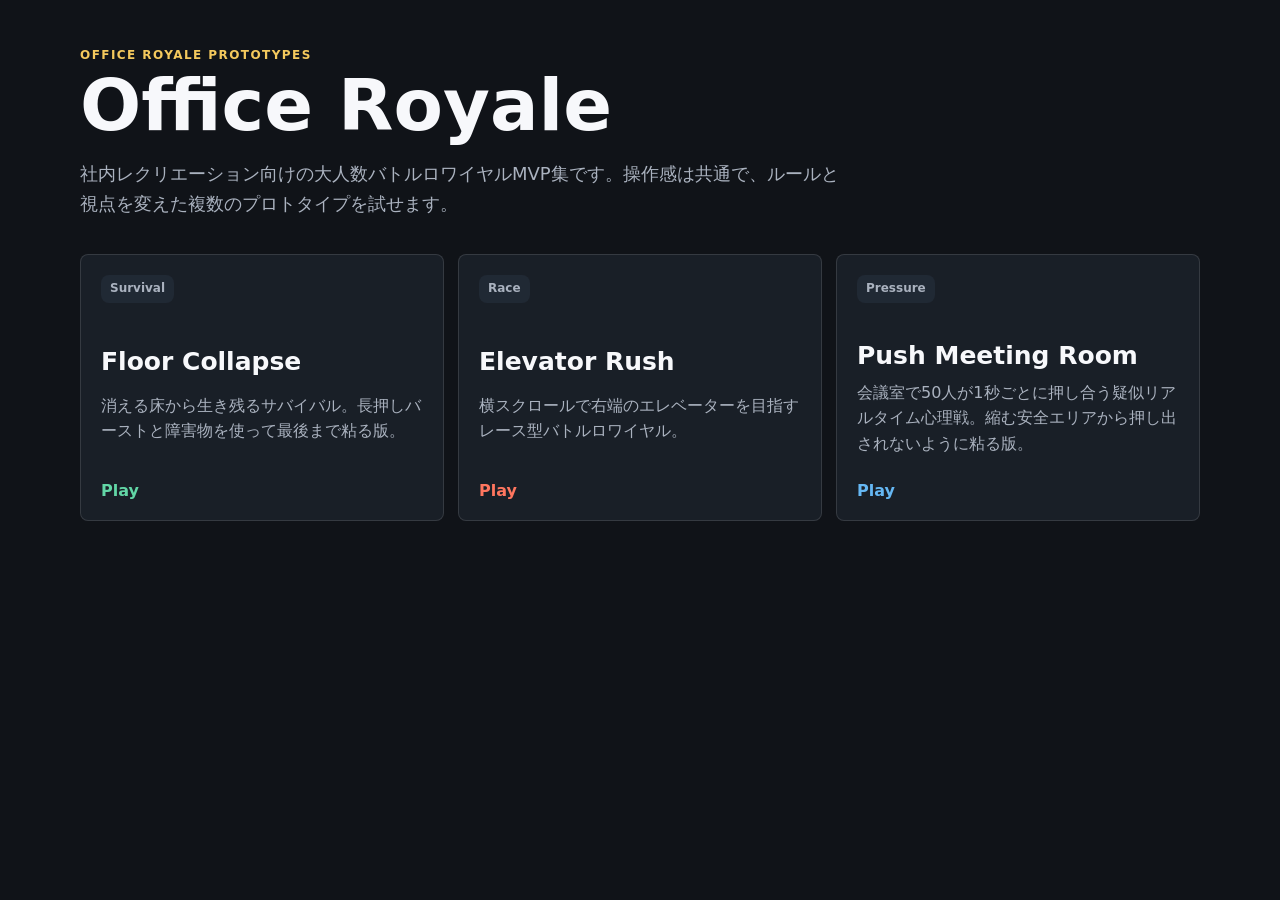
<file: index.html>
<!doctype html>
<html lang="ja">
  <head>
    <meta charset="utf-8">
    <meta name="viewport" content="width=device-width, initial-scale=1">
    <title>Office Royale MVPs</title>
    <style>
      :root {
        color-scheme: dark;
        --bg: #101318;
        --panel: #191f27;
        --panel-2: #202934;
        --text: #f7f8fb;
        --muted: #aab2bf;
        --line: rgba(255, 255, 255, 0.12);
        --mint: #62d6a6;
        --gold: #f4c95d;
        --sky: #65b7f3;
        --coral: #ff765f;
      }

      * {
        box-sizing: border-box;
      }

      body {
        margin: 0;
        min-height: 100dvh;
        background: var(--bg);
        color: var(--text);
        font-family: "Segoe UI", system-ui, -apple-system, BlinkMacSystemFont, sans-serif;
      }

      main {
        width: min(1120px, calc(100% - 32px));
        margin: 0 auto;
        padding: 48px 0;
      }

      .eyebrow {
        margin: 0 0 8px;
        color: var(--gold);
        font-size: 12px;
        font-weight: 900;
        letter-spacing: 0.12em;
      }

      h1 {
        margin: 0;
        font-size: clamp(34px, 7vw, 72px);
        line-height: 0.98;
      }

      .lead {
        max-width: 760px;
        margin: 18px 0 34px;
        color: var(--muted);
        font-size: 18px;
        line-height: 1.7;
      }

      .grid {
        display: grid;
        grid-template-columns: repeat(3, minmax(0, 1fr));
        gap: 14px;
      }

      .card {
        display: grid;
        min-height: 260px;
        padding: 20px;
        background: var(--panel);
        border: 1px solid var(--line);
        border-radius: 8px;
        color: var(--text);
        text-decoration: none;
      }

      .card:hover,
      .card:focus-visible {
        border-color: var(--mint);
        outline: none;
      }

      .badge {
        width: fit-content;
        height: 28px;
        padding: 6px 9px;
        background: var(--panel-2);
        border-radius: 8px;
        color: var(--muted);
        font-size: 12px;
        font-weight: 800;
      }

      .card h2 {
        margin: 38px 0 10px;
        font-size: 25px;
      }

      .card p {
        margin: 0;
        color: var(--muted);
        line-height: 1.6;
      }

      .play {
        align-self: end;
        margin-top: 24px;
        color: var(--mint);
        font-weight: 900;
      }

      .card:nth-child(2) .play {
        color: var(--coral);
      }

      .card:nth-child(3) .play {
        color: var(--sky);
      }

      @media (max-width: 980px) {
        .grid {
          grid-template-columns: repeat(2, minmax(0, 1fr));
        }
      }

      @media (max-width: 680px) {
        main {
          padding: 32px 0;
        }

        .grid {
          grid-template-columns: 1fr;
        }

        .card {
          min-height: 210px;
        }
      }
    </style>
  </head>
  <body>
    <main>
      <p class="eyebrow">OFFICE ROYALE PROTOTYPES</p>
      <h1>Office Royale</h1>
      <p class="lead">社内レクリエーション向けの大人数バトルロワイヤルMVP集です。操作感は共通で、ルールと視点を変えた複数のプロトタイプを試せます。</p>

      <section class="grid" aria-label="prototype list">
        <a class="card" href="variants/floor-collapse/">
          <span class="badge">Survival</span>
          <h2>Floor Collapse</h2>
          <p>消える床から生き残るサバイバル。長押しバーストと障害物を使って最後まで粘る版。</p>
          <span class="play">Play</span>
        </a>

        <a class="card" href="variants/elevator-rush/">
          <span class="badge">Race</span>
          <h2>Elevator Rush</h2>
          <p>横スクロールで右端のエレベーターを目指すレース型バトルロワイヤル。</p>
          <span class="play">Play</span>
        </a>

        <a class="card" href="variants/push-meeting-room/">
          <span class="badge">Pressure</span>
          <h2>Push Meeting Room</h2>
          <p>会議室で50人が1秒ごとに押し合う疑似リアルタイム心理戦。縮む安全エリアから押し出されないように粘る版。</p>
          <span class="play">Play</span>
        </a>
      </section>
    </main>
  </body>
</html>
</file>
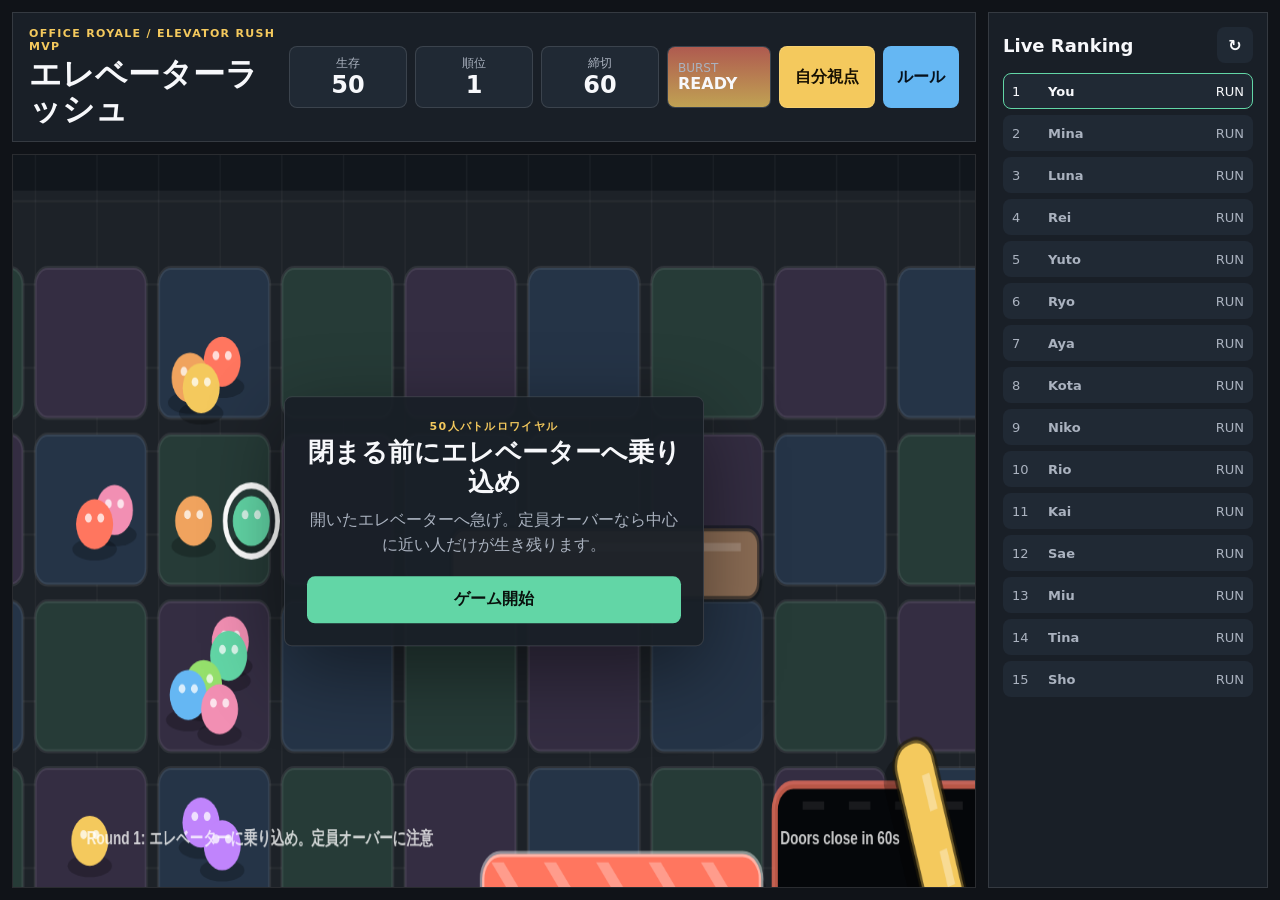
<file: variants/elevator-rush/index.html>
<!doctype html>
<html lang="ja">
  <head>
    <meta charset="utf-8">
    <meta name="viewport" content="width=device-width, initial-scale=1, viewport-fit=cover">
    <title>Office Royale - Elevator Rush MVP</title>
    <link rel="stylesheet" href="styles.css">
  </head>
  <body>
    <main class="app-shell">
      <section class="hud" aria-label="game status">
        <div>
          <p class="eyebrow">OFFICE ROYALE / ELEVATOR RUSH MVP</p>
          <h1>エレベーターラッシュ</h1>
        </div>
        <div class="hud-actions">
          <div class="stat-grid">
            <div class="stat">
              <span>生存</span>
              <strong id="aliveCount">50</strong>
            </div>
            <div class="stat">
              <span>順位</span>
              <strong id="rank">-</strong>
            </div>
            <div class="stat">
              <span>締切</span>
              <strong id="timer">16</strong>
            </div>
          </div>
          <div class="burst-meter" id="burstMeter">
            <span id="burstLabel">BURST</span>
            <strong id="burstValue">READY</strong>
            <div class="burst-fill" id="burstFill"></div>
          </div>
          <button class="view-button active" id="viewButton" type="button">自分視点</button>
          <button class="rules-button" id="rulesButton" type="button">ルール</button>
        </div>
      </section>

      <section class="game-wrap" aria-label="play area">
        <canvas id="game" width="1280" height="720"></canvas>
        <div class="center-card" id="startPanel">
          <p class="eyebrow">50人バトルロワイヤル</p>
          <h2>閉まる前にエレベーターへ乗り込め</h2>
          <p>開いたエレベーターへ急げ。定員オーバーなら中心に近い人だけが生き残ります。</p>
          <button id="startButton" type="button">ゲーム開始</button>
        </div>
        <div class="center-card hidden" id="resultPanel">
          <p class="eyebrow" id="resultEyebrow">RESULT</p>
          <h2 id="resultTitle">結果</h2>
          <p id="resultText"></p>
          <div class="result-stats" id="resultStats"></div>
          <button id="restartButton" type="button">もう一度</button>
        </div>
        <div class="eliminated-panel hidden" id="eliminatedPanel">
          <p class="eyebrow">ELIMINATED</p>
          <strong>脱落しました</strong>
          <span id="eliminatedText">観戦モードに切り替わります。</span>
          <button id="eliminatedCloseButton" type="button">観戦を続ける</button>
        </div>
        <div class="event-log" id="eventLog" aria-live="polite"></div>
        <div class="touch-controls" aria-hidden="true">
          <div class="stick" id="stick">
            <div class="stick-knob" id="stickKnob"></div>
          </div>
          <button class="dash" id="dashButton" type="button">BURST</button>
        </div>
      </section>

      <section class="scoreboard" aria-label="leaderboard">
        <div class="scoreboard-head">
          <h2>Live Ranking</h2>
          <button id="quickRestart" type="button" title="Restart">↻</button>
        </div>
        <ol id="leaderboard"></ol>
      </section>
    </main>

    <div class="modal-backdrop hidden" id="rulesModal" role="dialog" aria-modal="true" aria-labelledby="rulesTitle">
      <section class="rules-modal">
        <div class="rules-head">
          <div>
            <p class="eyebrow">HOW TO PLAY</p>
            <h2 id="rulesTitle">ゲームルール</h2>
          </div>
          <button class="icon-button" id="rulesCloseButton" type="button" aria-label="ルールを閉じる">×</button>
        </div>
        <div class="rules-content">
          <article>
            <h3>目的</h3>
            <p>ラウンドごとに開くエレベーターへ乗り込み、最後まで生き残ること。自分のキャラは白いリングで表示されます。</p>
          </article>
          <article>
            <h3>脱落条件</h3>
            <ul>
              <li>ドアが閉まる時にエレベーターへ入っていない</li>
              <li>定員オーバー時に、エレベーター中心から遠い</li>
            </ul>
          </article>
          <article>
            <h3>危険なもの</h3>
            <ul>
              <li>赤いバーは横/縦に動いて押し出します</li>
              <li>黄色いバーは回転して弾き飛ばします</li>
              <li>黒い穴に落ちると、近くの地点から復帰します</li>
              <li>コース脇へ落ちても、近くの地点から復帰します</li>
              <li>机や壁は通り抜けできません</li>
              <li>締切直前のエレベーターは赤く点滅します</li>
            </ul>
          </article>
          <article>
            <h3>操作</h3>
            <ul>
              <li>PC: WASD / 矢印キーで移動、Space長押しでチャージ、離すとバースト</li>
              <li>スマホ: 左スティックで移動、右ボタン長押しでチャージ、離すとバースト</li>
              <li>バーストは近くの相手を外側へ弾きます</li>
              <li>画面上部の視点ボタンで、自分視点と神視点を切り替えできます</li>
            </ul>
          </article>
          <article>
            <h3>コツ</h3>
            <p>穴に落ちても脱落はしませんが、復帰硬直で大きく遅れます。混雑地帯ではバーストで場所を作り、穴の手前では無理に押し合わないのがコツです。</p>
          </article>
        </div>
      </section>
    </div>

    <script src="game.js"></script>
  </body>
</html>
</file>
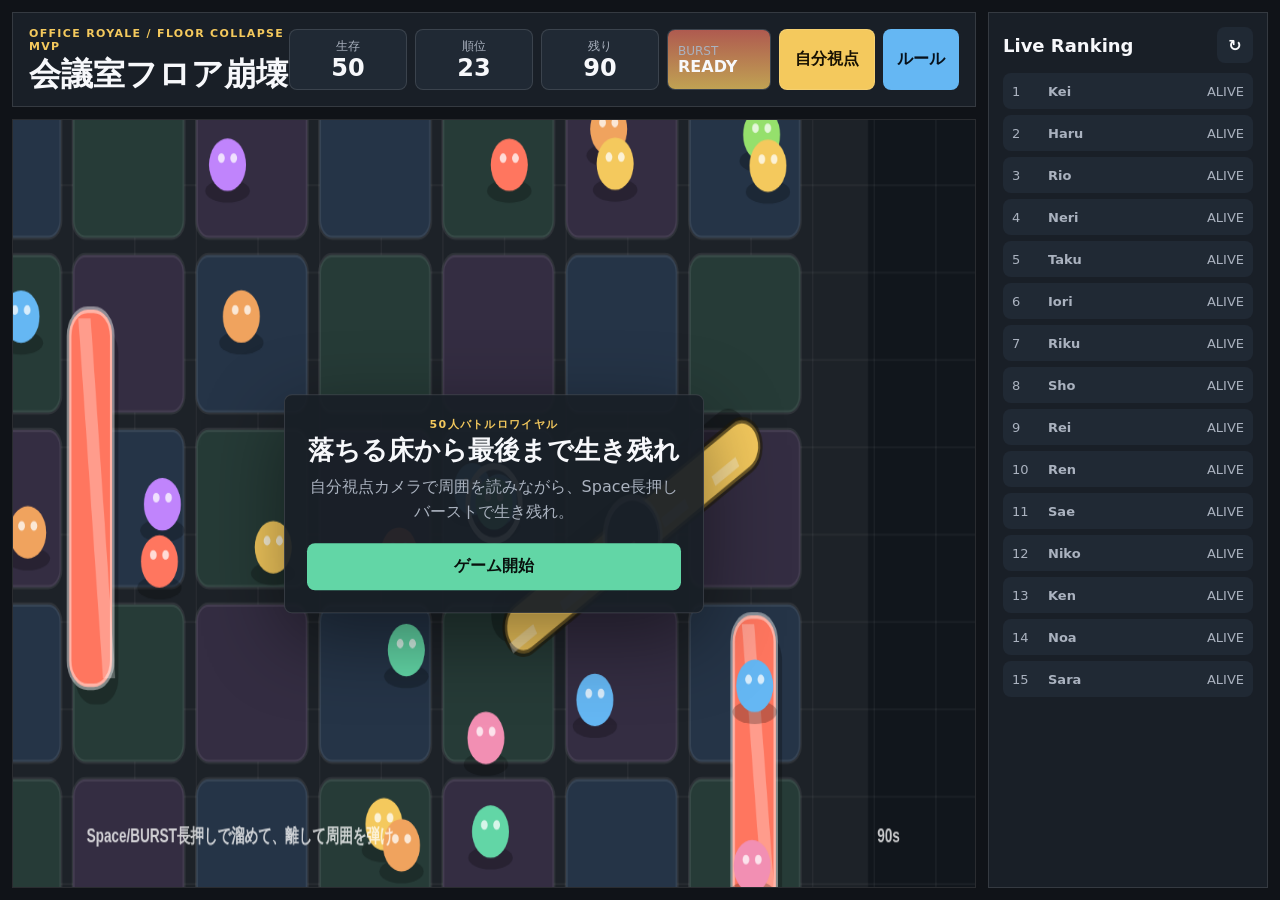
<file: variants/floor-collapse/index.html>
<!doctype html>
<html lang="ja">
  <head>
    <meta charset="utf-8">
    <meta name="viewport" content="width=device-width, initial-scale=1, viewport-fit=cover">
    <title>Office Royale - Floor Collapse MVP</title>
    <link rel="stylesheet" href="styles.css">
  </head>
  <body>
    <main class="app-shell">
      <section class="hud" aria-label="game status">
        <div>
          <p class="eyebrow">OFFICE ROYALE / FLOOR COLLAPSE MVP</p>
          <h1>会議室フロア崩壊</h1>
        </div>
        <div class="hud-actions">
          <div class="stat-grid">
            <div class="stat">
              <span>生存</span>
              <strong id="aliveCount">50</strong>
            </div>
            <div class="stat">
              <span>順位</span>
              <strong id="rank">-</strong>
            </div>
            <div class="stat">
              <span>残り</span>
              <strong id="timer">90</strong>
            </div>
          </div>
          <div class="burst-meter" id="burstMeter">
            <span id="burstLabel">BURST</span>
            <strong id="burstValue">READY</strong>
            <div class="burst-fill" id="burstFill"></div>
          </div>
          <button class="view-button active" id="viewButton" type="button">自分視点</button>
          <button class="rules-button" id="rulesButton" type="button">ルール</button>
        </div>
      </section>

      <section class="game-wrap" aria-label="play area">
        <canvas id="game" width="1280" height="720"></canvas>
        <div class="center-card" id="startPanel">
          <p class="eyebrow">50人バトルロワイヤル</p>
          <h2>落ちる床から最後まで生き残れ</h2>
          <p>自分視点カメラで周囲を読みながら、Space長押しバーストで生き残れ。</p>
          <button id="startButton" type="button">ゲーム開始</button>
        </div>
        <div class="center-card hidden" id="resultPanel">
          <p class="eyebrow" id="resultEyebrow">RESULT</p>
          <h2 id="resultTitle">結果</h2>
          <p id="resultText"></p>
          <div class="result-stats" id="resultStats"></div>
          <button id="restartButton" type="button">もう一度</button>
        </div>
        <div class="eliminated-panel hidden" id="eliminatedPanel">
          <p class="eyebrow">ELIMINATED</p>
          <strong>脱落しました</strong>
          <span id="eliminatedText">観戦モードに切り替わります。</span>
          <button id="eliminatedCloseButton" type="button">観戦を続ける</button>
        </div>
        <div class="event-log" id="eventLog" aria-live="polite"></div>
        <div class="touch-controls" aria-hidden="true">
          <div class="stick" id="stick">
            <div class="stick-knob" id="stickKnob"></div>
          </div>
          <button class="dash" id="dashButton" type="button">BURST</button>
        </div>
      </section>

      <section class="scoreboard" aria-label="leaderboard">
        <div class="scoreboard-head">
          <h2>Live Ranking</h2>
          <button id="quickRestart" type="button" title="Restart">↻</button>
        </div>
        <ol id="leaderboard"></ol>
      </section>
    </main>

    <div class="modal-backdrop hidden" id="rulesModal" role="dialog" aria-modal="true" aria-labelledby="rulesTitle">
      <section class="rules-modal">
        <div class="rules-head">
          <div>
            <p class="eyebrow">HOW TO PLAY</p>
            <h2 id="rulesTitle">ゲームルール</h2>
          </div>
          <button class="icon-button" id="rulesCloseButton" type="button" aria-label="ルールを閉じる">×</button>
        </div>
        <div class="rules-content">
          <article>
            <h3>目的</h3>
            <p>50人の中で最後まで生き残ること。自分のキャラは白いリングで表示されます。</p>
          </article>
          <article>
            <h3>脱落条件</h3>
            <ul>
              <li>消えた床の上に乗る</li>
              <li>ステージの端から外へ落ちる</li>
              <li>最後の1人になるか制限時間が終わると結果表示</li>
            </ul>
          </article>
          <article>
            <h3>危険なもの</h3>
            <ul>
              <li>赤く点滅する床はもうすぐ消えます</li>
              <li>赤いバーは横/縦に動いて押し出します</li>
              <li>黄色いバーは回転して弾き飛ばします</li>
              <li>机や壁は通り抜けできません</li>
            </ul>
          </article>
          <article>
            <h3>操作</h3>
            <ul>
              <li>PC: WASD / 矢印キーで移動、Space長押しでチャージ、離すとバースト</li>
              <li>スマホ: 左スティックで移動、右ボタン長押しでチャージ、離すとバースト</li>
              <li>長く溜めるほど範囲と威力が上がります。使った直後は少しだけ動きが重くなります</li>
              <li>画面上部の視点ボタンで、自分視点と神視点を切り替えできます</li>
            </ul>
          </article>
          <article>
            <h3>コツ</h3>
            <p>端は危険なので中央寄りを意識しつつ、相手が密集した瞬間にバーストを使うと押し出しを狙えます。</p>
          </article>
        </div>
      </section>
    </div>

    <script src="game.js"></script>
  </body>
</html>
</file>
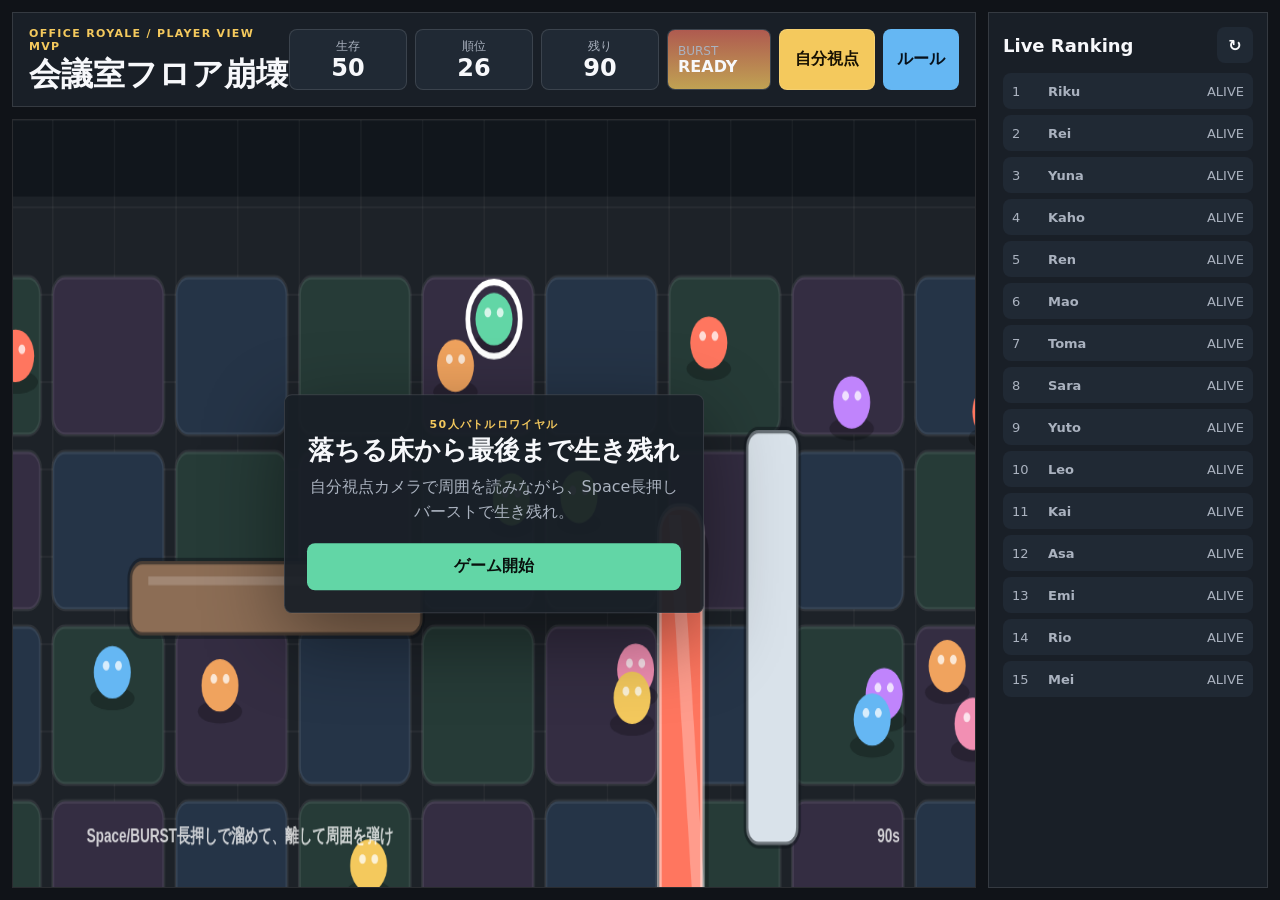
<file: variants/player-view/index.html>
<!doctype html>
<html lang="ja">
  <head>
    <meta charset="utf-8">
    <meta name="viewport" content="width=device-width, initial-scale=1, viewport-fit=cover">
    <title>Office Royale - Player View MVP</title>
    <link rel="stylesheet" href="styles.css">
  </head>
  <body>
    <main class="app-shell">
      <section class="hud" aria-label="game status">
        <div>
          <p class="eyebrow">OFFICE ROYALE / PLAYER VIEW MVP</p>
          <h1>会議室フロア崩壊</h1>
        </div>
        <div class="hud-actions">
          <div class="stat-grid">
            <div class="stat">
              <span>生存</span>
              <strong id="aliveCount">50</strong>
            </div>
            <div class="stat">
              <span>順位</span>
              <strong id="rank">-</strong>
            </div>
            <div class="stat">
              <span>残り</span>
              <strong id="timer">90</strong>
            </div>
          </div>
          <div class="burst-meter" id="burstMeter">
            <span id="burstLabel">BURST</span>
            <strong id="burstValue">READY</strong>
            <div class="burst-fill" id="burstFill"></div>
          </div>
          <button class="view-button active" id="viewButton" type="button">自分視点</button>
          <button class="rules-button" id="rulesButton" type="button">ルール</button>
        </div>
      </section>

      <section class="game-wrap" aria-label="play area">
        <canvas id="game" width="1280" height="720"></canvas>
        <div class="center-card" id="startPanel">
          <p class="eyebrow">50人バトルロワイヤル</p>
          <h2>落ちる床から最後まで生き残れ</h2>
          <p>自分視点カメラで周囲を読みながら、Space長押しバーストで生き残れ。</p>
          <button id="startButton" type="button">ゲーム開始</button>
        </div>
        <div class="center-card hidden" id="resultPanel">
          <p class="eyebrow" id="resultEyebrow">RESULT</p>
          <h2 id="resultTitle">結果</h2>
          <p id="resultText"></p>
          <div class="result-stats" id="resultStats"></div>
          <button id="restartButton" type="button">もう一度</button>
        </div>
        <div class="eliminated-panel hidden" id="eliminatedPanel">
          <p class="eyebrow">ELIMINATED</p>
          <strong>脱落しました</strong>
          <span id="eliminatedText">観戦モードに切り替わります。</span>
          <button id="eliminatedCloseButton" type="button">観戦を続ける</button>
        </div>
        <div class="event-log" id="eventLog" aria-live="polite"></div>
        <div class="touch-controls" aria-hidden="true">
          <div class="stick" id="stick">
            <div class="stick-knob" id="stickKnob"></div>
          </div>
          <button class="dash" id="dashButton" type="button">BURST</button>
        </div>
      </section>

      <section class="scoreboard" aria-label="leaderboard">
        <div class="scoreboard-head">
          <h2>Live Ranking</h2>
          <button id="quickRestart" type="button" title="Restart">↻</button>
        </div>
        <ol id="leaderboard"></ol>
      </section>
    </main>

    <div class="modal-backdrop hidden" id="rulesModal" role="dialog" aria-modal="true" aria-labelledby="rulesTitle">
      <section class="rules-modal">
        <div class="rules-head">
          <div>
            <p class="eyebrow">HOW TO PLAY</p>
            <h2 id="rulesTitle">ゲームルール</h2>
          </div>
          <button class="icon-button" id="rulesCloseButton" type="button" aria-label="ルールを閉じる">×</button>
        </div>
        <div class="rules-content">
          <article>
            <h3>目的</h3>
            <p>50人の中で最後まで生き残ること。自分のキャラは白いリングで表示されます。</p>
          </article>
          <article>
            <h3>脱落条件</h3>
            <ul>
              <li>消えた床の上に乗る</li>
              <li>ステージの端から外へ落ちる</li>
              <li>最後の1人になるか制限時間が終わると結果表示</li>
            </ul>
          </article>
          <article>
            <h3>危険なもの</h3>
            <ul>
              <li>赤く点滅する床はもうすぐ消えます</li>
              <li>赤いバーは横/縦に動いて押し出します</li>
              <li>黄色いバーは回転して弾き飛ばします</li>
              <li>机や壁は通り抜けできません</li>
            </ul>
          </article>
          <article>
            <h3>操作</h3>
            <ul>
              <li>PC: WASD / 矢印キーで移動、Space長押しでチャージ、離すとバースト</li>
              <li>スマホ: 左スティックで移動、右ボタン長押しでチャージ、離すとバースト</li>
              <li>長く溜めるほど範囲と威力が上がります。使った直後は少しだけ動きが重くなります</li>
              <li>画面上部の視点ボタンで、自分視点と神視点を切り替えできます</li>
            </ul>
          </article>
          <article>
            <h3>コツ</h3>
            <p>端は危険なので中央寄りを意識しつつ、相手が密集した瞬間にバーストを使うと押し出しを狙えます。</p>
          </article>
        </div>
      </section>
    </div>

    <script src="game.js"></script>
  </body>
</html>
</file>
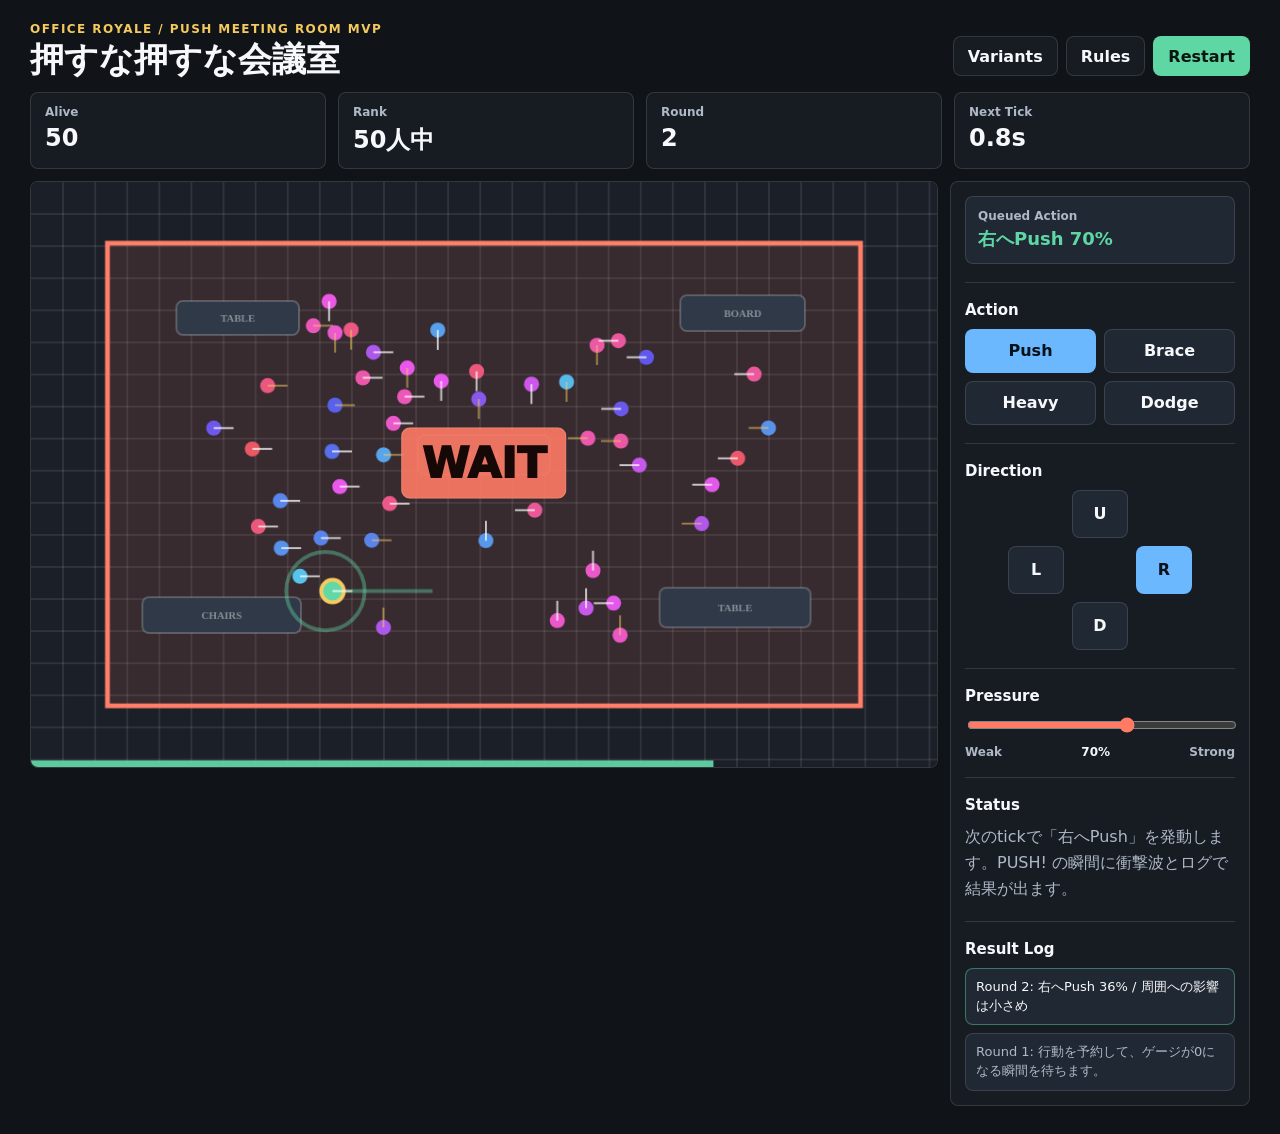
<file: variants/push-meeting-room/index.html>
<!doctype html>
<html lang="ja">
  <head>
    <meta charset="utf-8">
    <meta name="viewport" content="width=device-width, initial-scale=1">
    <title>Office Royale - Push Meeting Room MVP</title>
    <link rel="stylesheet" href="styles.css">
  </head>
  <body>
    <main class="shell">
      <header class="topbar">
        <div>
          <p class="eyebrow">OFFICE ROYALE / PUSH MEETING ROOM MVP</p>
          <h1>押すな押すな会議室</h1>
        </div>
        <div class="top-actions">
          <a class="link-button" href="../../">Variants</a>
          <button id="rulesButton" class="link-button" type="button">Rules</button>
          <button id="restartButton" class="primary-button" type="button">Restart</button>
        </div>
      </header>

      <section class="hud" aria-label="game status">
        <div>
          <span class="label">Alive</span>
          <strong id="aliveCount">50</strong>
        </div>
        <div>
          <span class="label">Rank</span>
          <strong id="rankText">-</strong>
        </div>
        <div>
          <span class="label">Round</span>
          <strong id="roundText">1</strong>
        </div>
        <div>
          <span class="label">Next Tick</span>
          <strong id="tickText">1.0s</strong>
        </div>
      </section>

      <section class="game-layout">
        <div class="stage-wrap">
          <canvas id="gameCanvas" width="960" height="620" aria-label="meeting room arena"></canvas>
          <div id="phaseText" class="phase-text">SET</div>
          <div id="resultBanner" class="result-banner hidden"></div>
        </div>

        <aside class="panel">
          <div class="panel-section callout">
            <span class="label">Queued Action</span>
            <strong id="intentText">Right Push 70%</strong>
          </div>

          <div class="panel-section">
            <h2>Action</h2>
            <div class="segmented" role="group" aria-label="action">
              <button class="action-button active" data-action="push" type="button">Push</button>
              <button class="action-button" data-action="brace" type="button">Brace</button>
              <button class="action-button" data-action="heavy" type="button">Heavy</button>
              <button class="action-button" data-action="dodge" type="button">Dodge</button>
            </div>
          </div>

          <div class="panel-section">
            <h2>Direction</h2>
            <div class="dpad" aria-label="direction pad">
              <button class="dir-button" data-dir="up" type="button">U</button>
              <button class="dir-button" data-dir="left" type="button">L</button>
              <button class="dir-button active" data-dir="right" type="button">R</button>
              <button class="dir-button" data-dir="down" type="button">D</button>
            </div>
          </div>

          <div class="panel-section">
            <h2>Pressure</h2>
            <input id="powerSlider" class="slider" type="range" min="0.25" max="1" step="0.05" value="0.7">
            <div class="meter-row">
              <span>Weak</span>
              <strong id="powerText">70%</strong>
              <span>Strong</span>
            </div>
          </div>

          <div class="panel-section">
            <h2>Status</h2>
            <p id="statusText" class="status-text">次のtickで右へPushします。ゲージが0になる瞬間に全員の行動が発動します。</p>
          </div>

          <div class="panel-section">
            <h2>Result Log</h2>
            <ol id="logList" class="log-list" aria-label="action result log"></ol>
          </div>
        </aside>
      </section>
    </main>

    <dialog id="rulesDialog" class="rules-dialog">
      <div class="rules-head">
        <h2>ゲームルール</h2>
        <button id="closeRulesButton" class="icon-button" type="button" aria-label="close">x</button>
      </div>
      <div class="rules-body">
        <p>50人が会議室で押し合い、最後まで安全エリア内に残った人が勝ちです。</p>
        <ul>
          <li>1秒ごとに全員の行動がまとめて処理されます。</li>
          <li>画面中央の合図が「PUSH!」になった瞬間に、予約した行動が発動します。</li>
          <li>Pushは指定方向に押します。Heavyは強く押せますが次の硬直が重めです。</li>
          <li>Braceは押されにくくなります。Dodgeは横にずれて混雑を避けます。</li>
          <li>赤い安全エリアから出ると脱落します。会議室は徐々に狭くなります。</li>
        </ul>
      </div>
    </dialog>

    <script src="game.js"></script>
  </body>
</html>
</file>
<file: variants/elevator-rush/styles.css>
:root {
  color-scheme: dark;
  --bg: #101318;
  --panel: #191f27;
  --panel-2: #202934;
  --text: #f7f8fb;
  --muted: #aab2bf;
  --line: rgba(255, 255, 255, 0.12);
  --mint: #62d6a6;
  --coral: #ff765f;
  --gold: #f4c95d;
  --sky: #65b7f3;
}

* {
  box-sizing: border-box;
}

html,
body {
  margin: 0;
  min-height: 100%;
  background: var(--bg);
  color: var(--text);
  font-family: Inter, "Segoe UI", system-ui, -apple-system, BlinkMacSystemFont, sans-serif;
  letter-spacing: 0;
  overflow: hidden;
}

button {
  border: 0;
  border-radius: 8px;
  background: var(--mint);
  color: #09110d;
  cursor: pointer;
  font: inherit;
  font-weight: 800;
}

.app-shell {
  display: grid;
  grid-template-columns: minmax(0, 1fr) 280px;
  grid-template-rows: auto minmax(0, 1fr);
  gap: 12px;
  height: 100dvh;
  padding: 12px;
}

.hud,
.scoreboard {
  background: var(--panel);
  border: 1px solid var(--line);
}

.hud {
  display: flex;
  grid-column: 1 / 2;
  align-items: center;
  justify-content: space-between;
  min-height: 88px;
  padding: 14px 16px;
}

.eyebrow {
  margin: 0 0 4px;
  color: var(--gold);
  font-size: 11px;
  font-weight: 900;
  letter-spacing: 0.12em;
}

h1,
h2,
p {
  margin: 0;
}

h1 {
  font-size: clamp(20px, 3vw, 32px);
  line-height: 1.1;
}

.stat-grid {
  display: grid;
  grid-template-columns: repeat(3, minmax(64px, 1fr));
  gap: 8px;
  width: min(370px, 48vw);
}

.hud-actions {
  display: flex;
  align-items: stretch;
  gap: 8px;
}

.stat {
  background: var(--panel-2);
  border: 1px solid var(--line);
  border-radius: 8px;
  padding: 8px;
  text-align: center;
}

.stat span {
  display: block;
  color: var(--muted);
  font-size: 12px;
}

.stat strong {
  display: block;
  font-size: 24px;
  line-height: 1.1;
}

.rules-button,
.view-button {
  min-width: 76px;
  padding: 0 14px;
  background: var(--sky);
  color: #07111b;
}

.view-button {
  min-width: 96px;
  background: var(--panel-2);
  color: var(--text);
  border: 1px solid var(--line);
}

.view-button.active {
  background: var(--gold);
  color: #171103;
}

.burst-meter {
  position: relative;
  display: grid;
  align-content: center;
  min-width: 104px;
  overflow: hidden;
  padding: 8px 10px;
  background: var(--panel-2);
  border: 1px solid var(--line);
  border-radius: 8px;
}

.burst-meter span,
.burst-meter strong {
  position: relative;
  z-index: 1;
}

.burst-meter span {
  color: var(--muted);
  font-size: 12px;
}

.burst-meter strong {
  font-size: 16px;
  line-height: 1.1;
}

.burst-fill {
  position: absolute;
  inset: auto 0 0;
  height: 0%;
  background: linear-gradient(0deg, rgba(244, 201, 93, 0.92), rgba(255, 118, 95, 0.78));
  transition: height 80ms linear, opacity 120ms ease;
  opacity: 0.82;
}

.game-wrap {
  position: relative;
  grid-column: 1 / 2;
  min-height: 0;
  overflow: hidden;
  background: #0c0f13;
  border: 1px solid var(--line);
}

canvas {
  display: block;
  width: 100%;
  height: 100%;
  touch-action: none;
}

.center-card {
  position: absolute;
  left: 50%;
  top: 50%;
  width: min(420px, calc(100% - 32px));
  padding: 22px;
  transform: translate(-50%, -50%);
  background: rgba(25, 31, 39, 0.94);
  border: 1px solid var(--line);
  border-radius: 8px;
  box-shadow: 0 24px 80px rgba(0, 0, 0, 0.45);
  text-align: center;
}

.center-card h2 {
  margin-bottom: 10px;
  font-size: 26px;
  line-height: 1.15;
}

.center-card p:not(.eyebrow) {
  color: var(--muted);
  line-height: 1.55;
}

.result-stats {
  display: grid;
  grid-template-columns: repeat(3, minmax(0, 1fr));
  gap: 8px;
  margin-top: 16px;
}

.result-stat {
  padding: 10px 8px;
  background: var(--panel-2);
  border: 1px solid var(--line);
  border-radius: 8px;
}

.result-stat span {
  display: block;
  color: var(--muted);
  font-size: 12px;
}

.result-stat strong {
  display: block;
  margin-top: 4px;
  font-size: 18px;
  line-height: 1.1;
}

.center-card button {
  width: 100%;
  margin-top: 18px;
  padding: 13px 16px;
}

.hidden {
  display: none;
}

.modal-backdrop {
  position: fixed;
  inset: 0;
  z-index: 20;
  display: grid;
  place-items: center;
  padding: 18px;
  background: rgba(5, 8, 12, 0.72);
  overflow: auto;
}

.modal-backdrop.hidden {
  display: none;
}

.event-log {
  position: absolute;
  left: 16px;
  bottom: 18px;
  display: grid;
  gap: 8px;
  width: min(360px, calc(100% - 160px));
  pointer-events: none;
}

.eliminated-panel {
  position: absolute;
  right: 16px;
  top: 16px;
  z-index: 4;
  display: grid;
  gap: 6px;
  width: min(280px, calc(100% - 32px));
  padding: 14px;
  background: rgba(25, 31, 39, 0.94);
  border: 1px solid var(--line);
  border-left: 4px solid var(--coral);
  border-radius: 8px;
  box-shadow: 0 16px 48px rgba(0, 0, 0, 0.38);
}

.eliminated-panel.hidden {
  display: none;
}

.eliminated-panel strong {
  font-size: 20px;
}

.eliminated-panel span {
  color: var(--muted);
  line-height: 1.5;
}

.eliminated-panel button {
  margin-top: 6px;
  padding: 9px 10px;
  background: var(--panel-2);
  color: var(--text);
  border: 1px solid var(--line);
}

.event-toast {
  padding: 9px 12px;
  background: rgba(25, 31, 39, 0.9);
  border: 1px solid var(--line);
  border-left: 4px solid var(--gold);
  border-radius: 8px;
  color: var(--text);
  font-size: 13px;
  font-weight: 750;
  box-shadow: 0 12px 36px rgba(0, 0, 0, 0.28);
}

.event-toast.danger {
  border-left-color: var(--coral);
}

.event-toast.good {
  border-left-color: var(--mint);
}

.rules-modal {
  display: flex;
  flex-direction: column;
  width: min(680px, 100%);
  height: auto;
  max-height: min(760px, calc(100dvh - 36px));
  min-height: 0;
  overflow: hidden;
  background: var(--panel);
  border: 1px solid var(--line);
  border-radius: 8px;
  box-shadow: 0 28px 100px rgba(0, 0, 0, 0.56);
}

.rules-head {
  display: flex;
  flex: 0 0 auto;
  align-items: flex-start;
  justify-content: space-between;
  gap: 16px;
  padding: 18px;
  border-bottom: 1px solid var(--line);
}

.rules-head h2 {
  font-size: 26px;
}

.icon-button {
  width: 40px;
  height: 40px;
  flex: 0 0 auto;
  background: var(--panel-2);
  color: var(--text);
  font-size: 26px;
  line-height: 1;
}

.rules-content {
  display: grid;
  gap: 12px;
  flex: 1 1 auto;
  min-height: 0;
  max-height: calc(100dvh - 136px);
  overflow: auto;
  overscroll-behavior: contain;
  padding: 18px;
  -webkit-overflow-scrolling: touch;
}

.rules-content article {
  padding: 14px;
  background: var(--panel-2);
  border: 1px solid var(--line);
  border-radius: 8px;
}

.rules-content h3 {
  margin: 0 0 8px;
  font-size: 17px;
}

.rules-content p,
.rules-content li {
  color: var(--muted);
  line-height: 1.6;
}

.rules-content ul {
  margin: 0;
  padding-left: 20px;
}

.scoreboard {
  grid-column: 2 / 3;
  grid-row: 1 / 3;
  display: flex;
  flex-direction: column;
  min-height: 0;
  padding: 14px;
}

.scoreboard-head {
  display: flex;
  align-items: center;
  justify-content: space-between;
  gap: 12px;
  margin-bottom: 10px;
}

.scoreboard h2 {
  font-size: 18px;
}

.scoreboard-head button {
  width: 36px;
  height: 36px;
  background: var(--panel-2);
  color: var(--text);
}

#leaderboard {
  display: grid;
  gap: 6px;
  min-height: 0;
  margin: 0;
  padding: 0;
  overflow: auto;
  list-style: none;
}

#leaderboard li {
  display: grid;
  grid-template-columns: 28px 1fr auto;
  align-items: center;
  gap: 8px;
  min-height: 36px;
  padding: 7px 8px;
  background: var(--panel-2);
  border: 1px solid transparent;
  border-radius: 8px;
  color: var(--muted);
  font-size: 13px;
}

#leaderboard li.me {
  border-color: var(--mint);
  color: var(--text);
}

.touch-controls {
  display: none;
  position: absolute;
  inset: auto 0 0;
  height: 150px;
  pointer-events: none;
}

.stick,
.dash {
  pointer-events: auto;
  touch-action: none;
}

.stick {
  position: absolute;
  left: max(18px, env(safe-area-inset-left));
  bottom: max(18px, env(safe-area-inset-bottom));
  width: 112px;
  height: 112px;
  border: 2px solid rgba(255, 255, 255, 0.22);
  border-radius: 50%;
  background: rgba(255, 255, 255, 0.08);
}

.stick-knob {
  position: absolute;
  left: 50%;
  top: 50%;
  width: 46px;
  height: 46px;
  transform: translate(-50%, -50%);
  border-radius: 50%;
  background: rgba(255, 255, 255, 0.74);
}

.dash {
  position: absolute;
  right: max(20px, env(safe-area-inset-right));
  bottom: max(28px, env(safe-area-inset-bottom));
  width: 86px;
  height: 86px;
  border-radius: 50%;
  --cooldown: 0%;
  --charge: 0%;
  background:
    radial-gradient(circle at center, rgba(244, 201, 93, 0.9) 0 var(--charge), transparent calc(var(--charge) + 1%)),
    conic-gradient(rgba(7, 9, 12, 0.78) 0 var(--cooldown), transparent var(--cooldown) 100%),
    var(--coral);
  color: #fff;
  box-shadow: 0 10px 28px rgba(0, 0, 0, 0.32);
  transition: transform 120ms ease, filter 120ms ease;
}

.dash.charging {
  transform: scale(1.08);
  color: #221406;
}

.dash.cooling {
  filter: saturate(0.7) brightness(0.82);
}

@media (max-width: 900px) {
  body {
    overflow: auto;
  }

  .app-shell {
    grid-template-columns: 1fr;
    grid-template-rows: auto minmax(480px, 1fr) 230px;
    height: 100dvh;
    padding: 8px;
  }

  .hud,
  .game-wrap,
  .scoreboard {
    grid-column: 1;
  }

  .scoreboard {
    grid-row: 3;
  }

  .hud {
    align-items: flex-start;
    gap: 12px;
    min-height: 78px;
    padding: 10px;
  }

  .stat-grid {
    width: min(300px, 54vw);
  }

  .hud-actions {
    width: min(520px, 64vw);
  }

  .hud-actions .stat-grid {
    width: 100%;
  }

  .stat {
    padding: 6px 4px;
  }

  .stat strong {
    font-size: 20px;
  }

  .touch-controls {
    display: block;
  }
}

@media (max-width: 560px) {
  .modal-backdrop {
    padding: 10px;
  }

  .rules-modal {
    max-height: calc(100dvh - 20px);
  }

  .rules-head,
  .rules-content {
    padding: 12px;
  }

  .rules-content {
    max-height: calc(100dvh - 106px);
  }

  .app-shell {
    grid-template-rows: auto minmax(430px, 1fr) 210px;
  }

  h1 {
    font-size: 18px;
  }

  .hud {
    display: grid;
  }

  .hud-actions {
    width: 100%;
  }

  .stat-grid {
    width: 100%;
  }

  .rules-button,
  .view-button {
    min-width: 68px;
    padding: 0 10px;
  }

  .burst-meter {
    min-width: 84px;
  }

  .center-card h2 {
    font-size: 22px;
  }

  .result-stats {
    grid-template-columns: 1fr;
  }

  .event-log {
    left: 10px;
    bottom: 160px;
    width: calc(100% - 20px);
  }

  .eliminated-panel {
    left: 10px;
    right: 10px;
    top: 10px;
    width: auto;
  }
}
</file>
<file: variants/floor-collapse/styles.css>
:root {
  color-scheme: dark;
  --bg: #101318;
  --panel: #191f27;
  --panel-2: #202934;
  --text: #f7f8fb;
  --muted: #aab2bf;
  --line: rgba(255, 255, 255, 0.12);
  --mint: #62d6a6;
  --coral: #ff765f;
  --gold: #f4c95d;
  --sky: #65b7f3;
}

* {
  box-sizing: border-box;
}

html,
body {
  margin: 0;
  min-height: 100%;
  background: var(--bg);
  color: var(--text);
  font-family: Inter, "Segoe UI", system-ui, -apple-system, BlinkMacSystemFont, sans-serif;
  letter-spacing: 0;
  overflow: hidden;
}

button {
  border: 0;
  border-radius: 8px;
  background: var(--mint);
  color: #09110d;
  cursor: pointer;
  font: inherit;
  font-weight: 800;
}

.app-shell {
  display: grid;
  grid-template-columns: minmax(0, 1fr) 280px;
  grid-template-rows: auto minmax(0, 1fr);
  gap: 12px;
  height: 100dvh;
  padding: 12px;
}

.hud,
.scoreboard {
  background: var(--panel);
  border: 1px solid var(--line);
}

.hud {
  display: flex;
  grid-column: 1 / 2;
  align-items: center;
  justify-content: space-between;
  min-height: 88px;
  padding: 14px 16px;
}

.eyebrow {
  margin: 0 0 4px;
  color: var(--gold);
  font-size: 11px;
  font-weight: 900;
  letter-spacing: 0.12em;
}

h1,
h2,
p {
  margin: 0;
}

h1 {
  font-size: clamp(20px, 3vw, 32px);
  line-height: 1.1;
}

.stat-grid {
  display: grid;
  grid-template-columns: repeat(3, minmax(64px, 1fr));
  gap: 8px;
  width: min(370px, 48vw);
}

.hud-actions {
  display: flex;
  align-items: stretch;
  gap: 8px;
}

.stat {
  background: var(--panel-2);
  border: 1px solid var(--line);
  border-radius: 8px;
  padding: 8px;
  text-align: center;
}

.stat span {
  display: block;
  color: var(--muted);
  font-size: 12px;
}

.stat strong {
  display: block;
  font-size: 24px;
  line-height: 1.1;
}

.rules-button,
.view-button {
  min-width: 76px;
  padding: 0 14px;
  background: var(--sky);
  color: #07111b;
}

.view-button {
  min-width: 96px;
  background: var(--panel-2);
  color: var(--text);
  border: 1px solid var(--line);
}

.view-button.active {
  background: var(--gold);
  color: #171103;
}

.burst-meter {
  position: relative;
  display: grid;
  align-content: center;
  min-width: 104px;
  overflow: hidden;
  padding: 8px 10px;
  background: var(--panel-2);
  border: 1px solid var(--line);
  border-radius: 8px;
}

.burst-meter span,
.burst-meter strong {
  position: relative;
  z-index: 1;
}

.burst-meter span {
  color: var(--muted);
  font-size: 12px;
}

.burst-meter strong {
  font-size: 16px;
  line-height: 1.1;
}

.burst-fill {
  position: absolute;
  inset: auto 0 0;
  height: 0%;
  background: linear-gradient(0deg, rgba(244, 201, 93, 0.92), rgba(255, 118, 95, 0.78));
  transition: height 80ms linear, opacity 120ms ease;
  opacity: 0.82;
}

.game-wrap {
  position: relative;
  grid-column: 1 / 2;
  min-height: 0;
  overflow: hidden;
  background: #0c0f13;
  border: 1px solid var(--line);
}

canvas {
  display: block;
  width: 100%;
  height: 100%;
  touch-action: none;
}

.center-card {
  position: absolute;
  left: 50%;
  top: 50%;
  width: min(420px, calc(100% - 32px));
  padding: 22px;
  transform: translate(-50%, -50%);
  background: rgba(25, 31, 39, 0.94);
  border: 1px solid var(--line);
  border-radius: 8px;
  box-shadow: 0 24px 80px rgba(0, 0, 0, 0.45);
  text-align: center;
}

.center-card h2 {
  margin-bottom: 10px;
  font-size: 26px;
  line-height: 1.15;
}

.center-card p:not(.eyebrow) {
  color: var(--muted);
  line-height: 1.55;
}

.result-stats {
  display: grid;
  grid-template-columns: repeat(3, minmax(0, 1fr));
  gap: 8px;
  margin-top: 16px;
}

.result-stat {
  padding: 10px 8px;
  background: var(--panel-2);
  border: 1px solid var(--line);
  border-radius: 8px;
}

.result-stat span {
  display: block;
  color: var(--muted);
  font-size: 12px;
}

.result-stat strong {
  display: block;
  margin-top: 4px;
  font-size: 18px;
  line-height: 1.1;
}

.center-card button {
  width: 100%;
  margin-top: 18px;
  padding: 13px 16px;
}

.hidden {
  display: none;
}

.modal-backdrop {
  position: fixed;
  inset: 0;
  z-index: 20;
  display: grid;
  place-items: center;
  padding: 18px;
  background: rgba(5, 8, 12, 0.72);
  overflow: auto;
}

.modal-backdrop.hidden {
  display: none;
}

.event-log {
  position: absolute;
  left: 16px;
  bottom: 18px;
  display: grid;
  gap: 8px;
  width: min(360px, calc(100% - 160px));
  pointer-events: none;
}

.eliminated-panel {
  position: absolute;
  right: 16px;
  top: 16px;
  z-index: 4;
  display: grid;
  gap: 6px;
  width: min(280px, calc(100% - 32px));
  padding: 14px;
  background: rgba(25, 31, 39, 0.94);
  border: 1px solid var(--line);
  border-left: 4px solid var(--coral);
  border-radius: 8px;
  box-shadow: 0 16px 48px rgba(0, 0, 0, 0.38);
}

.eliminated-panel.hidden {
  display: none;
}

.eliminated-panel strong {
  font-size: 20px;
}

.eliminated-panel span {
  color: var(--muted);
  line-height: 1.5;
}

.eliminated-panel button {
  margin-top: 6px;
  padding: 9px 10px;
  background: var(--panel-2);
  color: var(--text);
  border: 1px solid var(--line);
}

.event-toast {
  padding: 9px 12px;
  background: rgba(25, 31, 39, 0.9);
  border: 1px solid var(--line);
  border-left: 4px solid var(--gold);
  border-radius: 8px;
  color: var(--text);
  font-size: 13px;
  font-weight: 750;
  box-shadow: 0 12px 36px rgba(0, 0, 0, 0.28);
}

.event-toast.danger {
  border-left-color: var(--coral);
}

.event-toast.good {
  border-left-color: var(--mint);
}

.rules-modal {
  display: flex;
  flex-direction: column;
  width: min(680px, 100%);
  height: auto;
  max-height: min(760px, calc(100dvh - 36px));
  min-height: 0;
  overflow: hidden;
  background: var(--panel);
  border: 1px solid var(--line);
  border-radius: 8px;
  box-shadow: 0 28px 100px rgba(0, 0, 0, 0.56);
}

.rules-head {
  display: flex;
  flex: 0 0 auto;
  align-items: flex-start;
  justify-content: space-between;
  gap: 16px;
  padding: 18px;
  border-bottom: 1px solid var(--line);
}

.rules-head h2 {
  font-size: 26px;
}

.icon-button {
  width: 40px;
  height: 40px;
  flex: 0 0 auto;
  background: var(--panel-2);
  color: var(--text);
  font-size: 26px;
  line-height: 1;
}

.rules-content {
  display: grid;
  gap: 12px;
  flex: 1 1 auto;
  min-height: 0;
  max-height: calc(100dvh - 136px);
  overflow: auto;
  overscroll-behavior: contain;
  padding: 18px;
  -webkit-overflow-scrolling: touch;
}

.rules-content article {
  padding: 14px;
  background: var(--panel-2);
  border: 1px solid var(--line);
  border-radius: 8px;
}

.rules-content h3 {
  margin: 0 0 8px;
  font-size: 17px;
}

.rules-content p,
.rules-content li {
  color: var(--muted);
  line-height: 1.6;
}

.rules-content ul {
  margin: 0;
  padding-left: 20px;
}

.scoreboard {
  grid-column: 2 / 3;
  grid-row: 1 / 3;
  display: flex;
  flex-direction: column;
  min-height: 0;
  padding: 14px;
}

.scoreboard-head {
  display: flex;
  align-items: center;
  justify-content: space-between;
  gap: 12px;
  margin-bottom: 10px;
}

.scoreboard h2 {
  font-size: 18px;
}

.scoreboard-head button {
  width: 36px;
  height: 36px;
  background: var(--panel-2);
  color: var(--text);
}

#leaderboard {
  display: grid;
  gap: 6px;
  min-height: 0;
  margin: 0;
  padding: 0;
  overflow: auto;
  list-style: none;
}

#leaderboard li {
  display: grid;
  grid-template-columns: 28px 1fr auto;
  align-items: center;
  gap: 8px;
  min-height: 36px;
  padding: 7px 8px;
  background: var(--panel-2);
  border: 1px solid transparent;
  border-radius: 8px;
  color: var(--muted);
  font-size: 13px;
}

#leaderboard li.me {
  border-color: var(--mint);
  color: var(--text);
}

.touch-controls {
  display: none;
  position: absolute;
  inset: auto 0 0;
  height: 150px;
  pointer-events: none;
}

.stick,
.dash {
  pointer-events: auto;
  touch-action: none;
}

.stick {
  position: absolute;
  left: max(18px, env(safe-area-inset-left));
  bottom: max(18px, env(safe-area-inset-bottom));
  width: 112px;
  height: 112px;
  border: 2px solid rgba(255, 255, 255, 0.22);
  border-radius: 50%;
  background: rgba(255, 255, 255, 0.08);
}

.stick-knob {
  position: absolute;
  left: 50%;
  top: 50%;
  width: 46px;
  height: 46px;
  transform: translate(-50%, -50%);
  border-radius: 50%;
  background: rgba(255, 255, 255, 0.74);
}

.dash {
  position: absolute;
  right: max(20px, env(safe-area-inset-right));
  bottom: max(28px, env(safe-area-inset-bottom));
  width: 86px;
  height: 86px;
  border-radius: 50%;
  --cooldown: 0%;
  --charge: 0%;
  background:
    radial-gradient(circle at center, rgba(244, 201, 93, 0.9) 0 var(--charge), transparent calc(var(--charge) + 1%)),
    conic-gradient(rgba(7, 9, 12, 0.78) 0 var(--cooldown), transparent var(--cooldown) 100%),
    var(--coral);
  color: #fff;
  box-shadow: 0 10px 28px rgba(0, 0, 0, 0.32);
  transition: transform 120ms ease, filter 120ms ease;
}

.dash.charging {
  transform: scale(1.08);
  color: #221406;
}

.dash.cooling {
  filter: saturate(0.7) brightness(0.82);
}

@media (max-width: 900px) {
  body {
    overflow: auto;
  }

  .app-shell {
    grid-template-columns: 1fr;
    grid-template-rows: auto minmax(480px, 1fr) 230px;
    height: 100dvh;
    padding: 8px;
  }

  .hud,
  .game-wrap,
  .scoreboard {
    grid-column: 1;
  }

  .scoreboard {
    grid-row: 3;
  }

  .hud {
    align-items: flex-start;
    gap: 12px;
    min-height: 78px;
    padding: 10px;
  }

  .stat-grid {
    width: min(300px, 54vw);
  }

  .hud-actions {
    width: min(520px, 64vw);
  }

  .hud-actions .stat-grid {
    width: 100%;
  }

  .stat {
    padding: 6px 4px;
  }

  .stat strong {
    font-size: 20px;
  }

  .touch-controls {
    display: block;
  }
}

@media (max-width: 560px) {
  .modal-backdrop {
    padding: 10px;
  }

  .rules-modal {
    max-height: calc(100dvh - 20px);
  }

  .rules-head,
  .rules-content {
    padding: 12px;
  }

  .rules-content {
    max-height: calc(100dvh - 106px);
  }

  .app-shell {
    grid-template-rows: auto minmax(430px, 1fr) 210px;
  }

  h1 {
    font-size: 18px;
  }

  .hud {
    display: grid;
  }

  .hud-actions {
    width: 100%;
  }

  .stat-grid {
    width: 100%;
  }

  .rules-button,
  .view-button {
    min-width: 68px;
    padding: 0 10px;
  }

  .burst-meter {
    min-width: 84px;
  }

  .center-card h2 {
    font-size: 22px;
  }

  .result-stats {
    grid-template-columns: 1fr;
  }

  .event-log {
    left: 10px;
    bottom: 160px;
    width: calc(100% - 20px);
  }

  .eliminated-panel {
    left: 10px;
    right: 10px;
    top: 10px;
    width: auto;
  }
}
</file>
<file: variants/player-view/styles.css>
:root {
  color-scheme: dark;
  --bg: #101318;
  --panel: #191f27;
  --panel-2: #202934;
  --text: #f7f8fb;
  --muted: #aab2bf;
  --line: rgba(255, 255, 255, 0.12);
  --mint: #62d6a6;
  --coral: #ff765f;
  --gold: #f4c95d;
  --sky: #65b7f3;
}

* {
  box-sizing: border-box;
}

html,
body {
  margin: 0;
  min-height: 100%;
  background: var(--bg);
  color: var(--text);
  font-family: Inter, "Segoe UI", system-ui, -apple-system, BlinkMacSystemFont, sans-serif;
  letter-spacing: 0;
  overflow: hidden;
}

button {
  border: 0;
  border-radius: 8px;
  background: var(--mint);
  color: #09110d;
  cursor: pointer;
  font: inherit;
  font-weight: 800;
}

.app-shell {
  display: grid;
  grid-template-columns: minmax(0, 1fr) 280px;
  grid-template-rows: auto minmax(0, 1fr);
  gap: 12px;
  height: 100dvh;
  padding: 12px;
}

.hud,
.scoreboard {
  background: var(--panel);
  border: 1px solid var(--line);
}

.hud {
  display: flex;
  grid-column: 1 / 2;
  align-items: center;
  justify-content: space-between;
  min-height: 88px;
  padding: 14px 16px;
}

.eyebrow {
  margin: 0 0 4px;
  color: var(--gold);
  font-size: 11px;
  font-weight: 900;
  letter-spacing: 0.12em;
}

h1,
h2,
p {
  margin: 0;
}

h1 {
  font-size: clamp(20px, 3vw, 32px);
  line-height: 1.1;
}

.stat-grid {
  display: grid;
  grid-template-columns: repeat(3, minmax(64px, 1fr));
  gap: 8px;
  width: min(370px, 48vw);
}

.hud-actions {
  display: flex;
  align-items: stretch;
  gap: 8px;
}

.stat {
  background: var(--panel-2);
  border: 1px solid var(--line);
  border-radius: 8px;
  padding: 8px;
  text-align: center;
}

.stat span {
  display: block;
  color: var(--muted);
  font-size: 12px;
}

.stat strong {
  display: block;
  font-size: 24px;
  line-height: 1.1;
}

.rules-button,
.view-button {
  min-width: 76px;
  padding: 0 14px;
  background: var(--sky);
  color: #07111b;
}

.view-button {
  min-width: 96px;
  background: var(--panel-2);
  color: var(--text);
  border: 1px solid var(--line);
}

.view-button.active {
  background: var(--gold);
  color: #171103;
}

.burst-meter {
  position: relative;
  display: grid;
  align-content: center;
  min-width: 104px;
  overflow: hidden;
  padding: 8px 10px;
  background: var(--panel-2);
  border: 1px solid var(--line);
  border-radius: 8px;
}

.burst-meter span,
.burst-meter strong {
  position: relative;
  z-index: 1;
}

.burst-meter span {
  color: var(--muted);
  font-size: 12px;
}

.burst-meter strong {
  font-size: 16px;
  line-height: 1.1;
}

.burst-fill {
  position: absolute;
  inset: auto 0 0;
  height: 0%;
  background: linear-gradient(0deg, rgba(244, 201, 93, 0.92), rgba(255, 118, 95, 0.78));
  transition: height 80ms linear, opacity 120ms ease;
  opacity: 0.82;
}

.game-wrap {
  position: relative;
  grid-column: 1 / 2;
  min-height: 0;
  overflow: hidden;
  background: #0c0f13;
  border: 1px solid var(--line);
}

canvas {
  display: block;
  width: 100%;
  height: 100%;
  touch-action: none;
}

.center-card {
  position: absolute;
  left: 50%;
  top: 50%;
  width: min(420px, calc(100% - 32px));
  padding: 22px;
  transform: translate(-50%, -50%);
  background: rgba(25, 31, 39, 0.94);
  border: 1px solid var(--line);
  border-radius: 8px;
  box-shadow: 0 24px 80px rgba(0, 0, 0, 0.45);
  text-align: center;
}

.center-card h2 {
  margin-bottom: 10px;
  font-size: 26px;
  line-height: 1.15;
}

.center-card p:not(.eyebrow) {
  color: var(--muted);
  line-height: 1.55;
}

.result-stats {
  display: grid;
  grid-template-columns: repeat(3, minmax(0, 1fr));
  gap: 8px;
  margin-top: 16px;
}

.result-stat {
  padding: 10px 8px;
  background: var(--panel-2);
  border: 1px solid var(--line);
  border-radius: 8px;
}

.result-stat span {
  display: block;
  color: var(--muted);
  font-size: 12px;
}

.result-stat strong {
  display: block;
  margin-top: 4px;
  font-size: 18px;
  line-height: 1.1;
}

.center-card button {
  width: 100%;
  margin-top: 18px;
  padding: 13px 16px;
}

.hidden {
  display: none;
}

.modal-backdrop {
  position: fixed;
  inset: 0;
  z-index: 20;
  display: grid;
  place-items: center;
  padding: 18px;
  background: rgba(5, 8, 12, 0.72);
  overflow: auto;
}

.modal-backdrop.hidden {
  display: none;
}

.event-log {
  position: absolute;
  left: 16px;
  bottom: 18px;
  display: grid;
  gap: 8px;
  width: min(360px, calc(100% - 160px));
  pointer-events: none;
}

.eliminated-panel {
  position: absolute;
  right: 16px;
  top: 16px;
  z-index: 4;
  display: grid;
  gap: 6px;
  width: min(280px, calc(100% - 32px));
  padding: 14px;
  background: rgba(25, 31, 39, 0.94);
  border: 1px solid var(--line);
  border-left: 4px solid var(--coral);
  border-radius: 8px;
  box-shadow: 0 16px 48px rgba(0, 0, 0, 0.38);
}

.eliminated-panel.hidden {
  display: none;
}

.eliminated-panel strong {
  font-size: 20px;
}

.eliminated-panel span {
  color: var(--muted);
  line-height: 1.5;
}

.eliminated-panel button {
  margin-top: 6px;
  padding: 9px 10px;
  background: var(--panel-2);
  color: var(--text);
  border: 1px solid var(--line);
}

.event-toast {
  padding: 9px 12px;
  background: rgba(25, 31, 39, 0.9);
  border: 1px solid var(--line);
  border-left: 4px solid var(--gold);
  border-radius: 8px;
  color: var(--text);
  font-size: 13px;
  font-weight: 750;
  box-shadow: 0 12px 36px rgba(0, 0, 0, 0.28);
}

.event-toast.danger {
  border-left-color: var(--coral);
}

.event-toast.good {
  border-left-color: var(--mint);
}

.rules-modal {
  display: flex;
  flex-direction: column;
  width: min(680px, 100%);
  height: auto;
  max-height: min(760px, calc(100dvh - 36px));
  min-height: 0;
  overflow: hidden;
  background: var(--panel);
  border: 1px solid var(--line);
  border-radius: 8px;
  box-shadow: 0 28px 100px rgba(0, 0, 0, 0.56);
}

.rules-head {
  display: flex;
  flex: 0 0 auto;
  align-items: flex-start;
  justify-content: space-between;
  gap: 16px;
  padding: 18px;
  border-bottom: 1px solid var(--line);
}

.rules-head h2 {
  font-size: 26px;
}

.icon-button {
  width: 40px;
  height: 40px;
  flex: 0 0 auto;
  background: var(--panel-2);
  color: var(--text);
  font-size: 26px;
  line-height: 1;
}

.rules-content {
  display: grid;
  gap: 12px;
  flex: 1 1 auto;
  min-height: 0;
  max-height: calc(100dvh - 136px);
  overflow: auto;
  overscroll-behavior: contain;
  padding: 18px;
  -webkit-overflow-scrolling: touch;
}

.rules-content article {
  padding: 14px;
  background: var(--panel-2);
  border: 1px solid var(--line);
  border-radius: 8px;
}

.rules-content h3 {
  margin: 0 0 8px;
  font-size: 17px;
}

.rules-content p,
.rules-content li {
  color: var(--muted);
  line-height: 1.6;
}

.rules-content ul {
  margin: 0;
  padding-left: 20px;
}

.scoreboard {
  grid-column: 2 / 3;
  grid-row: 1 / 3;
  display: flex;
  flex-direction: column;
  min-height: 0;
  padding: 14px;
}

.scoreboard-head {
  display: flex;
  align-items: center;
  justify-content: space-between;
  gap: 12px;
  margin-bottom: 10px;
}

.scoreboard h2 {
  font-size: 18px;
}

.scoreboard-head button {
  width: 36px;
  height: 36px;
  background: var(--panel-2);
  color: var(--text);
}

#leaderboard {
  display: grid;
  gap: 6px;
  min-height: 0;
  margin: 0;
  padding: 0;
  overflow: auto;
  list-style: none;
}

#leaderboard li {
  display: grid;
  grid-template-columns: 28px 1fr auto;
  align-items: center;
  gap: 8px;
  min-height: 36px;
  padding: 7px 8px;
  background: var(--panel-2);
  border: 1px solid transparent;
  border-radius: 8px;
  color: var(--muted);
  font-size: 13px;
}

#leaderboard li.me {
  border-color: var(--mint);
  color: var(--text);
}

.touch-controls {
  display: none;
  position: absolute;
  inset: auto 0 0;
  height: 150px;
  pointer-events: none;
}

.stick,
.dash {
  pointer-events: auto;
  touch-action: none;
}

.stick {
  position: absolute;
  left: max(18px, env(safe-area-inset-left));
  bottom: max(18px, env(safe-area-inset-bottom));
  width: 112px;
  height: 112px;
  border: 2px solid rgba(255, 255, 255, 0.22);
  border-radius: 50%;
  background: rgba(255, 255, 255, 0.08);
}

.stick-knob {
  position: absolute;
  left: 50%;
  top: 50%;
  width: 46px;
  height: 46px;
  transform: translate(-50%, -50%);
  border-radius: 50%;
  background: rgba(255, 255, 255, 0.74);
}

.dash {
  position: absolute;
  right: max(20px, env(safe-area-inset-right));
  bottom: max(28px, env(safe-area-inset-bottom));
  width: 86px;
  height: 86px;
  border-radius: 50%;
  --cooldown: 0%;
  --charge: 0%;
  background:
    radial-gradient(circle at center, rgba(244, 201, 93, 0.9) 0 var(--charge), transparent calc(var(--charge) + 1%)),
    conic-gradient(rgba(7, 9, 12, 0.78) 0 var(--cooldown), transparent var(--cooldown) 100%),
    var(--coral);
  color: #fff;
  box-shadow: 0 10px 28px rgba(0, 0, 0, 0.32);
  transition: transform 120ms ease, filter 120ms ease;
}

.dash.charging {
  transform: scale(1.08);
  color: #221406;
}

.dash.cooling {
  filter: saturate(0.7) brightness(0.82);
}

@media (max-width: 900px) {
  body {
    overflow: auto;
  }

  .app-shell {
    grid-template-columns: 1fr;
    grid-template-rows: auto minmax(480px, 1fr) 230px;
    height: 100dvh;
    padding: 8px;
  }

  .hud,
  .game-wrap,
  .scoreboard {
    grid-column: 1;
  }

  .scoreboard {
    grid-row: 3;
  }

  .hud {
    align-items: flex-start;
    gap: 12px;
    min-height: 78px;
    padding: 10px;
  }

  .stat-grid {
    width: min(300px, 54vw);
  }

  .hud-actions {
    width: min(520px, 64vw);
  }

  .hud-actions .stat-grid {
    width: 100%;
  }

  .stat {
    padding: 6px 4px;
  }

  .stat strong {
    font-size: 20px;
  }

  .touch-controls {
    display: block;
  }
}

@media (max-width: 560px) {
  .modal-backdrop {
    padding: 10px;
  }

  .rules-modal {
    max-height: calc(100dvh - 20px);
  }

  .rules-head,
  .rules-content {
    padding: 12px;
  }

  .rules-content {
    max-height: calc(100dvh - 106px);
  }

  .app-shell {
    grid-template-rows: auto minmax(430px, 1fr) 210px;
  }

  h1 {
    font-size: 18px;
  }

  .hud {
    display: grid;
  }

  .hud-actions {
    width: 100%;
  }

  .stat-grid {
    width: 100%;
  }

  .rules-button,
  .view-button {
    min-width: 68px;
    padding: 0 10px;
  }

  .burst-meter {
    min-width: 84px;
  }

  .center-card h2 {
    font-size: 22px;
  }

  .result-stats {
    grid-template-columns: 1fr;
  }

  .event-log {
    left: 10px;
    bottom: 160px;
    width: calc(100% - 20px);
  }

  .eliminated-panel {
    left: 10px;
    right: 10px;
    top: 10px;
    width: auto;
  }
}
</file>
<file: variants/push-meeting-room/styles.css>
:root {
  color-scheme: dark;
  --bg: #101318;
  --surface: #171c23;
  --surface-2: #202833;
  --line: rgba(255, 255, 255, 0.12);
  --text: #f7f8fb;
  --muted: #aeb8c7;
  --mint: #5ed7a5;
  --amber: #f4c95d;
  --coral: #ff7b64;
  --sky: #6bb8ff;
}

* {
  box-sizing: border-box;
}

body {
  margin: 0;
  min-height: 100dvh;
  background: var(--bg);
  color: var(--text);
  font-family: "Segoe UI", system-ui, -apple-system, BlinkMacSystemFont, sans-serif;
}

button,
input {
  font: inherit;
}

.shell {
  width: min(1220px, calc(100% - 24px));
  margin: 0 auto;
  padding: 22px 0 28px;
}

.topbar,
.hud,
.game-layout {
  display: grid;
  gap: 12px;
}

.topbar {
  grid-template-columns: minmax(0, 1fr) auto;
  align-items: end;
}

.eyebrow {
  margin: 0 0 6px;
  color: var(--amber);
  font-size: 12px;
  font-weight: 900;
  letter-spacing: 0.12em;
}

h1,
h2,
p {
  margin: 0;
}

h1 {
  font-size: 34px;
  line-height: 1;
}

.top-actions {
  display: flex;
  flex-wrap: wrap;
  justify-content: flex-end;
  gap: 8px;
}

.link-button,
.primary-button,
.icon-button,
.action-button,
.dir-button {
  border: 1px solid var(--line);
  color: var(--text);
  cursor: pointer;
}

.link-button,
.primary-button {
  min-height: 40px;
  padding: 0 14px;
  border-radius: 8px;
  text-decoration: none;
  display: inline-grid;
  place-items: center;
  font-weight: 800;
}

.link-button {
  background: var(--surface);
}

.primary-button {
  background: var(--mint);
  color: #0b1510;
  border-color: transparent;
}

.hud {
  grid-template-columns: repeat(4, minmax(0, 1fr));
  margin-top: 16px;
}

.hud > div,
.panel,
.stage-wrap {
  background: var(--surface);
  border: 1px solid var(--line);
  border-radius: 8px;
}

.hud > div {
  min-height: 68px;
  padding: 12px 14px;
}

.label {
  display: block;
  margin-bottom: 5px;
  color: var(--muted);
  font-size: 12px;
  font-weight: 800;
}

.hud strong {
  font-size: 24px;
}

.game-layout {
  grid-template-columns: minmax(0, 1fr) 300px;
  align-items: start;
  margin-top: 12px;
}

.stage-wrap {
  position: relative;
  overflow: hidden;
  min-height: 420px;
}

canvas {
  display: block;
  width: 100%;
  aspect-ratio: 960 / 620;
  background: #11161d;
}

.result-banner {
  position: absolute;
  left: 14px;
  right: 14px;
  bottom: 14px;
  padding: 14px 16px;
  background: rgba(16, 19, 24, 0.9);
  border: 1px solid var(--line);
  border-radius: 8px;
  font-weight: 900;
}

.phase-text {
  position: absolute;
  left: 50%;
  top: 48%;
  min-width: 150px;
  padding: 12px 18px;
  transform: translate(-50%, -50%) scale(0.92);
  background: rgba(16, 19, 24, 0.78);
  border: 1px solid var(--line);
  border-radius: 8px;
  color: var(--muted);
  font-size: 40px;
  font-weight: 1000;
  letter-spacing: 0;
  line-height: 1;
  text-align: center;
  opacity: 0.68;
  pointer-events: none;
  transition: opacity 140ms ease, transform 140ms ease, color 140ms ease, background 140ms ease;
}

.phase-text.hot {
  transform: translate(-50%, -50%) scale(1.08);
  background: rgba(255, 123, 100, 0.9);
  color: #160806;
  opacity: 1;
}

.hidden {
  display: none;
}

.panel {
  padding: 14px;
}

.callout {
  padding: 12px;
  background: var(--surface-2);
  border: 1px solid var(--line);
  border-radius: 8px;
}

.callout strong {
  display: block;
  margin-top: 4px;
  color: var(--mint);
  font-size: 18px;
  line-height: 1.25;
}

.panel-section + .panel-section {
  margin-top: 18px;
  padding-top: 18px;
  border-top: 1px solid var(--line);
}

.panel h2 {
  margin-bottom: 10px;
  font-size: 15px;
}

.segmented {
  display: grid;
  grid-template-columns: repeat(2, minmax(0, 1fr));
  gap: 8px;
}

.action-button,
.dir-button {
  min-height: 44px;
  background: var(--surface-2);
  border-radius: 8px;
  font-weight: 900;
}

.action-button.active,
.dir-button.active {
  background: var(--sky);
  color: #07111a;
  border-color: transparent;
}

.dpad {
  display: grid;
  grid-template-columns: repeat(3, 56px);
  grid-template-rows: repeat(3, 48px);
  justify-content: center;
  gap: 8px;
}

.dir-button[data-dir="up"] {
  grid-column: 2;
}

.dir-button[data-dir="left"] {
  grid-column: 1;
  grid-row: 2;
}

.dir-button[data-dir="right"] {
  grid-column: 3;
  grid-row: 2;
}

.dir-button[data-dir="down"] {
  grid-column: 2;
  grid-row: 3;
}

.slider {
  width: 100%;
  accent-color: var(--coral);
}

.meter-row {
  display: flex;
  justify-content: space-between;
  gap: 8px;
  margin-top: 8px;
  color: var(--muted);
  font-size: 12px;
  font-weight: 800;
}

.meter-row strong {
  color: var(--text);
}

.status-text {
  color: var(--muted);
  line-height: 1.65;
  min-height: 78px;
}

.log-list {
  display: grid;
  gap: 8px;
  max-height: 176px;
  margin: 0;
  padding: 0;
  overflow: auto;
  list-style: none;
}

.log-list li {
  padding: 9px 10px;
  background: var(--surface-2);
  border: 1px solid var(--line);
  border-radius: 8px;
  color: var(--muted);
  font-size: 13px;
  line-height: 1.45;
}

.log-list li:first-child {
  color: var(--text);
  border-color: rgba(94, 215, 165, 0.45);
}

.rules-dialog {
  width: min(560px, calc(100% - 28px));
  max-height: min(680px, calc(100dvh - 28px));
  padding: 0;
  background: var(--surface);
  border: 1px solid var(--line);
  border-radius: 8px;
  color: var(--text);
}

.rules-dialog::backdrop {
  background: rgba(0, 0, 0, 0.62);
}

.rules-head {
  position: sticky;
  top: 0;
  display: flex;
  align-items: center;
  justify-content: space-between;
  gap: 12px;
  padding: 14px 16px;
  background: var(--surface);
  border-bottom: 1px solid var(--line);
}

.rules-body {
  overflow: auto;
  max-height: calc(min(680px, 100dvh - 28px) - 58px);
  padding: 16px;
  color: var(--muted);
  line-height: 1.7;
}

.rules-body ul {
  padding-left: 20px;
}

.icon-button {
  width: 36px;
  height: 36px;
  background: var(--surface-2);
  border-radius: 8px;
  font-size: 22px;
  line-height: 1;
}

@media (max-width: 920px) {
  .topbar,
  .game-layout {
    grid-template-columns: 1fr;
  }

  .top-actions {
    justify-content: flex-start;
  }

  .hud {
    grid-template-columns: repeat(2, minmax(0, 1fr));
  }

  .panel {
    display: grid;
    grid-template-columns: repeat(2, minmax(0, 1fr));
    gap: 14px;
  }

  .panel-section + .panel-section {
    margin-top: 0;
    padding-top: 0;
    border-top: 0;
  }
}

@media (max-width: 640px) {
  .shell {
    width: min(100% - 16px, 1220px);
    padding-top: 14px;
  }

  h1 {
    font-size: 27px;
  }

  .hud {
    grid-template-columns: repeat(2, minmax(0, 1fr));
  }

  .hud > div {
    min-height: 58px;
    padding: 10px;
  }

  .hud strong {
    font-size: 20px;
  }

  .panel {
    grid-template-columns: 1fr;
  }
}
</file>
